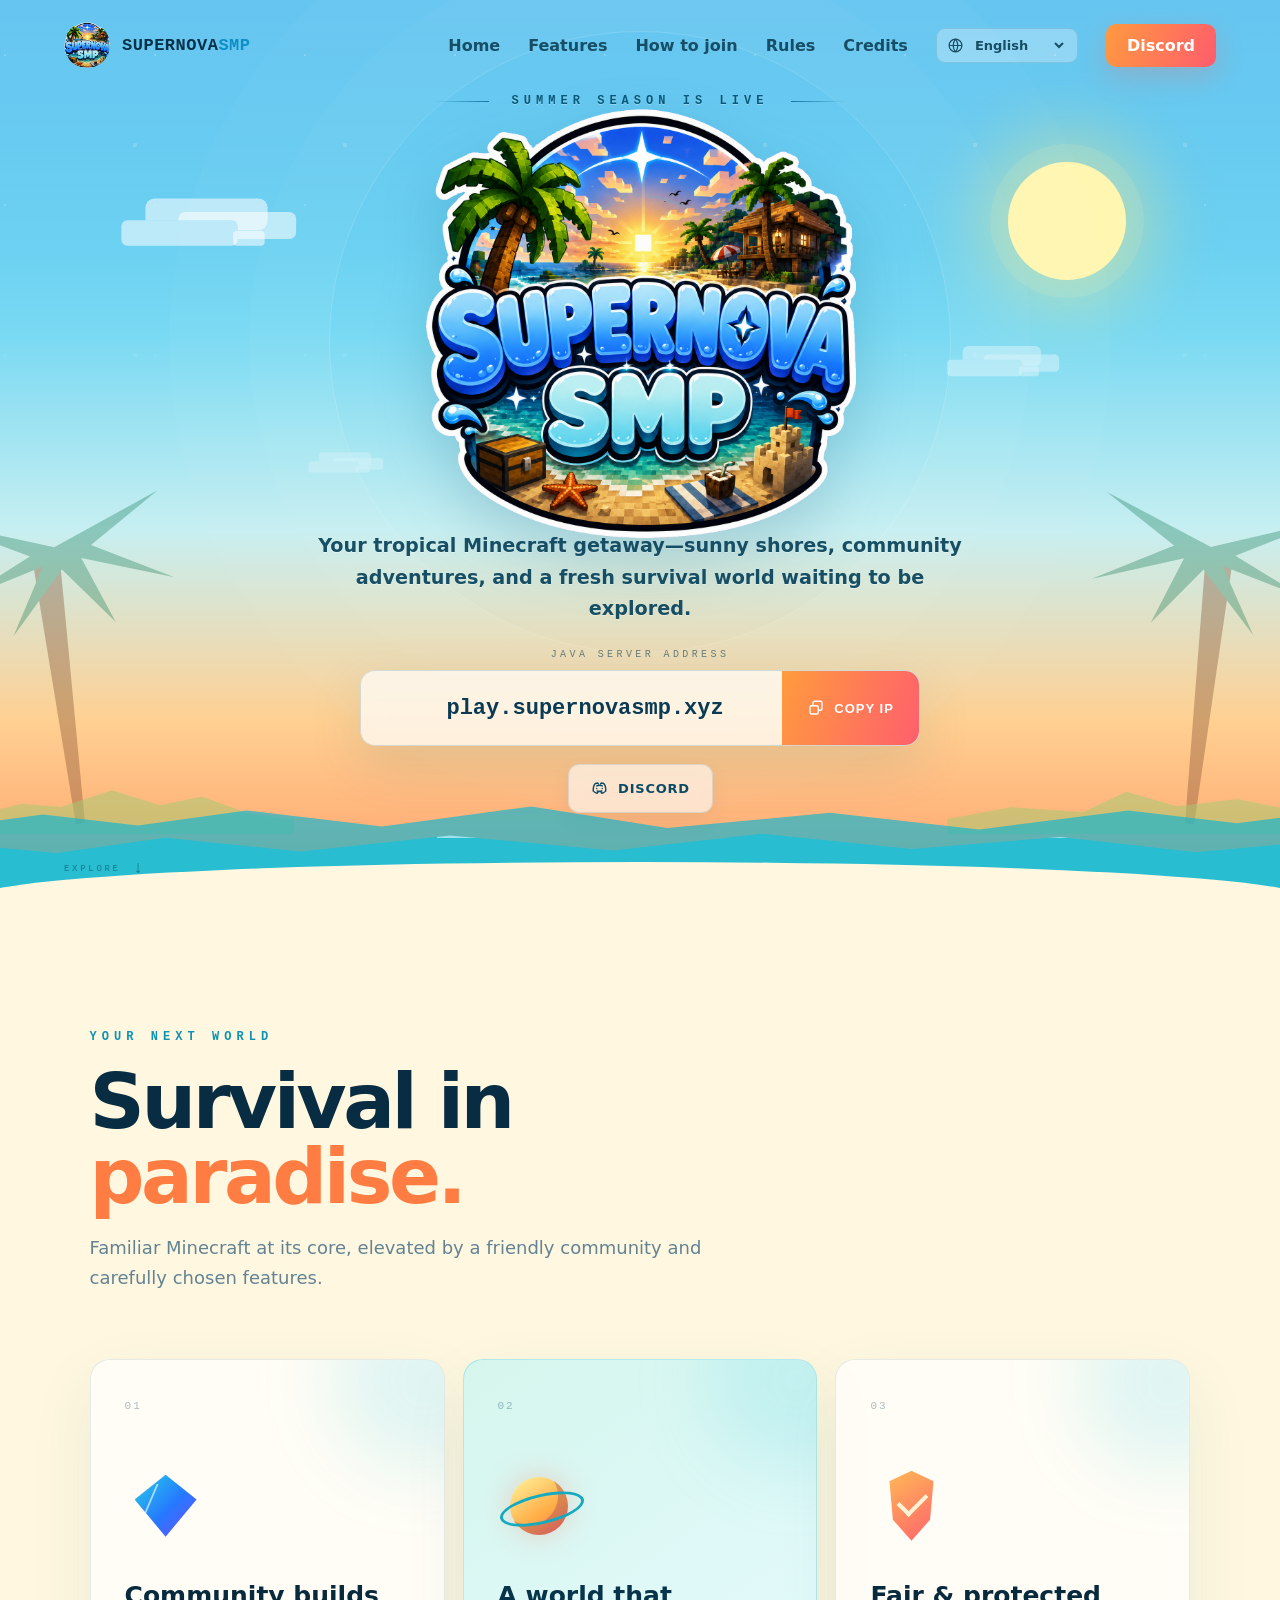
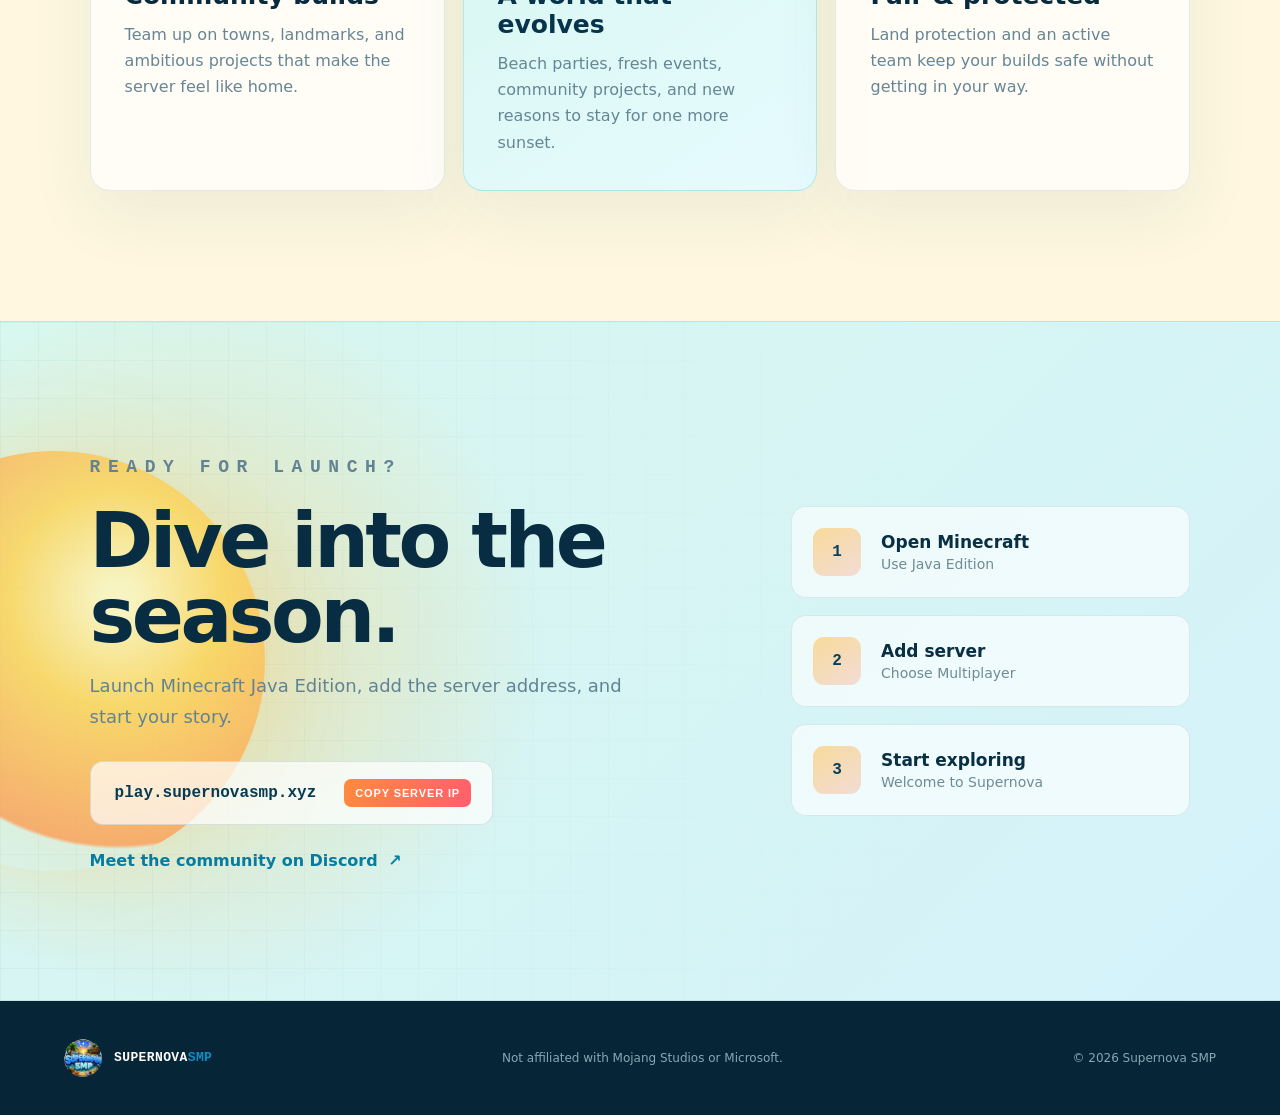
<file: index.html>
<!doctype html>
<html lang="en">
  <head>
    <meta charset="UTF-8" />
    <meta name="viewport" content="width=device-width, initial-scale=1.0" />
    <meta
      name="description"
      content="Supernova SMP — a community-first Minecraft survival server. Build your legacy beneath the stars."
    />
    <meta name="theme-color" content="#58ccf5" />
    <title>Supernova SMP — Minecraft Survival, Reimagined</title>
    <link rel="icon" href="supernova-mark.svg" type="image/svg+xml" />
    <link rel="stylesheet" href="styles.css" />
    <script src="script.js" defer></script>
  </head>
  <body data-page="home">
    <a class="skip-link" href="#main">Skip to content</a>

    <header class="site-header" data-header>
      <a class="brand" href="#home" aria-label="Supernova SMP home">
        <img src="supernova-logo.png" alt="" width="46" height="46" />
        <span>SUPERNOVA<span>SMP</span></span>
      </a>

      <button class="menu-button" type="button" aria-label="Open navigation" aria-expanded="false" data-menu-button>
        <span></span><span></span>
      </button>

      <nav class="site-nav" aria-label="Main navigation" data-i18n-aria-label="mainNavigation" data-nav>
        <a href="#home" data-i18n="navHome">Home</a>
        <a href="#features" data-i18n="navFeatures">Features</a>
        <a href="#join" data-i18n="navJoin">How to join</a>
        <a href="rules.html" data-i18n="navRules">Rules</a>
        <a href="credits.html" data-i18n="navCredits">Credits</a>
        <div class="language-picker">
          <svg viewBox="0 0 24 24" aria-hidden="true"><circle cx="12" cy="12" r="9"/><path d="M3 12h18M12 3a14 14 0 0 1 0 18M12 3a14 14 0 0 0 0 18"/></svg>
          <label class="visually-hidden" for="language-select" data-i18n="languageLabel">Language</label>
          <select id="language-select" data-language-select aria-label="Language">
            <option value="en">English</option>
            <option value="de">Deutsch</option>
            <option value="es">Español</option>
            <option value="fr">Français</option>
            <option value="pt">Português</option>
          </select>
        </div>
        <a class="nav-cta" href="#" data-link="discord" data-i18n="navDiscord">Discord</a>
      </nav>
    </header>

    <main id="main">
      <section class="hero" id="home" aria-labelledby="hero-title">
        <div class="sun" aria-hidden="true"></div>
        <div class="cloud cloud-one" aria-hidden="true"></div>
        <div class="cloud cloud-two" aria-hidden="true"></div>
        <div class="cloud cloud-three" aria-hidden="true"></div>
        <div class="palm palm-left" aria-hidden="true"><span></span></div>
        <div class="palm palm-right" aria-hidden="true"><span></span></div>

        <div class="hero-content">
          <p class="eyebrow"><span></span><b data-i18n="heroEyebrow">SUMMER SEASON IS LIVE</b><span></span></p>
          <h1 id="hero-title" class="visually-hidden">Supernova SMP</h1>
          <img class="hero-logo" src="supernova-logo.png" alt="Supernova SMP — a tropical Minecraft server" />
          <p class="hero-copy" data-i18n="heroCopy">
            Your tropical Minecraft getaway—sunny shores, community adventures,
            and a fresh survival world waiting to be explored.
          </p>

          <div class="server-wrap">
            <p class="server-label" data-i18n="serverLabel">JAVA SERVER ADDRESS</p>
            <button class="server-address" type="button" data-copy-ip aria-label="Copy server address" data-i18n-aria-label="copyServerIp">
              <span data-server-ip>supernovasmp.xyz</span>
              <span class="copy-action">
                <svg viewBox="0 0 24 24" aria-hidden="true"><path d="M8 8V5a2 2 0 0 1 2-2h8a2 2 0 0 1 2 2v8a2 2 0 0 1-2 2h-3M6 9h7a2 2 0 0 1 2 2v7a2 2 0 0 1-2 2H6a2 2 0 0 1-2-2v-7a2 2 0 0 1 2-2Z"/></svg>
                <span data-copy-label data-i18n="copyIp">Copy IP</span>
              </span>
            </button>
          </div>

          <div class="quick-links" aria-label="Server links">
            <a class="quick-link discord" href="#" data-link="discord">
              <svg viewBox="0 0 24 24" aria-hidden="true"><path d="M8.5 8.8c1-.5 2.2-.8 3.5-.8s2.5.3 3.5.8M9 15c1.7.8 4.3.8 6 0m-6.5-3h.01m6.98 0h.01M7 5.5c-2 1.5-3 4.5-3 9.5 1.5 1.7 3.2 2.7 5 3l1.2-1.7M17 5.5c2 1.5 3 4.5 3 9.5-1.5 1.7-3.2 2.7-5 3l-1.2-1.7M7 5.5A12 12 0 0 1 10 5l.5 1M17 5.5A12 12 0 0 0 14 5l-.5 1"/></svg>
              <span data-i18n="discord">Discord</span>
            </a>
          </div>
        </div>

        <div class="world-edge" aria-hidden="true">
          <div class="island island-left"></div>
          <div class="island island-right"></div>
          <div class="wave wave-one"></div>
          <div class="wave wave-two"></div>
          <div class="sand-edge"></div>
        </div>
        <a class="scroll-cue" href="#features"><b data-i18n="explore">EXPLORE</b> <span>↓</span></a>
      </section>

      <section class="feature-section section" id="features" aria-labelledby="features-title">
        <div class="section-heading reveal">
          <p class="kicker" data-i18n="featuresKicker">YOUR NEXT WORLD</p>
          <h2 id="features-title" data-i18n-html="featuresTitle">Survival in <em>paradise.</em></h2>
          <p data-i18n="featuresIntro">Familiar Minecraft at its core, elevated by a friendly community and carefully chosen features.</p>
        </div>

        <div class="feature-grid">
          <article class="feature-card reveal">
            <span class="feature-number">01</span>
            <div class="pixel-icon diamond" aria-hidden="true"></div>
            <h3 data-i18n="featureCommunityTitle">Community builds</h3>
            <p data-i18n="featureCommunityCopy">Team up on towns, landmarks, and ambitious projects that make the server feel like home.</p>
          </article>
          <article class="feature-card featured reveal">
            <span class="feature-number">02</span>
            <div class="pixel-icon planet" aria-hidden="true"></div>
            <h3 data-i18n="featureWorldTitle">A world that evolves</h3>
            <p data-i18n="featureWorldCopy">Beach parties, fresh events, community projects, and new reasons to stay for one more sunset.</p>
          </article>
          <article class="feature-card reveal">
            <span class="feature-number">03</span>
            <div class="pixel-icon shield" aria-hidden="true"></div>
            <h3 data-i18n="featureSafeTitle">Fair & protected</h3>
            <p data-i18n="featureSafeCopy">Land protection and an active team keep your builds safe without getting in your way.</p>
          </article>
        </div>
      </section>

      <section class="join-section section" id="join" aria-labelledby="join-title">
        <div class="join-orb" aria-hidden="true"></div>
        <div class="join-content reveal">
          <p class="kicker" data-i18n="joinKicker">READY FOR LAUNCH?</p>
          <h2 id="join-title" data-i18n="joinTitle">Dive into the season.</h2>
          <p data-i18n="joinCopy">Launch Minecraft Java Edition, add the server address, and start your story.</p>
          <button class="large-copy" type="button" data-copy-ip>
            <span data-server-ip>supernovasmp.xyz</span>
            <span data-copy-label data-i18n="copyServerIp">Copy server IP</span>
          </button>
          <a class="text-link" href="#" data-link="discord"><b data-i18n="meetDiscord">Meet the community on Discord</b> <span>↗</span></a>
        </div>

        <ol class="join-steps reveal">
          <li><span>1</span><div><strong data-i18n="stepOneTitle">Open Minecraft</strong><small data-i18n="stepOneCopy">Use Java Edition</small></div></li>
          <li><span>2</span><div><strong data-i18n="stepTwoTitle">Add server</strong><small data-i18n="stepTwoCopy">Choose Multiplayer</small></div></li>
          <li><span>3</span><div><strong data-i18n="stepThreeTitle">Start exploring</strong><small data-i18n="stepThreeCopy">Welcome to Supernova</small></div></li>
        </ol>
      </section>
    </main>

    <footer class="site-footer">
      <a class="brand footer-brand" href="#home">
        <img src="supernova-logo.png" alt="" width="38" height="38" />
        <span>SUPERNOVA<span>SMP</span></span>
      </a>
      <p data-i18n="disclaimer">Not affiliated with Mojang Studios or Microsoft.</p>
      <p>© <span data-year></span> Supernova SMP</p>
    </footer>

    <div class="toast" role="status" aria-live="polite" data-toast data-i18n="copiedToast">Server IP copied!</div>
  </body>
</html>
</file>
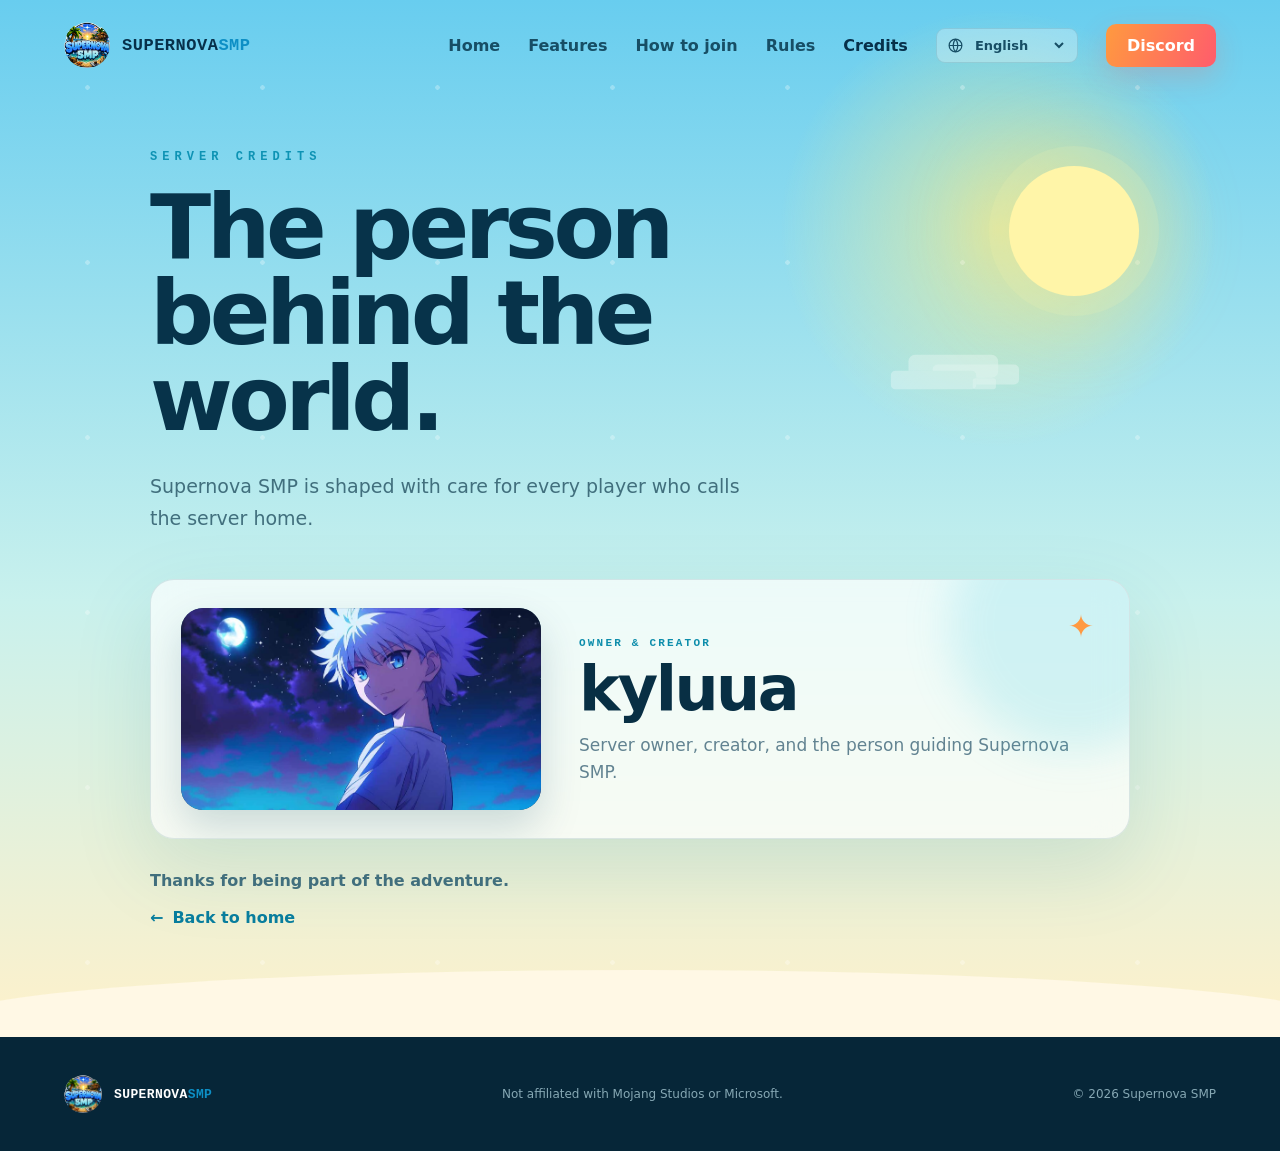
<file: credits.html>
<!doctype html>
<html lang="en">
  <head>
    <meta charset="UTF-8" />
    <meta name="viewport" content="width=device-width, initial-scale=1.0" />
    <meta name="description" content="Credits for the Supernova SMP Minecraft server." />
    <meta name="theme-color" content="#58ccf5" />
    <title>Credits — Supernova SMP</title>
    <link rel="icon" href="supernova-mark.svg" type="image/svg+xml" />
    <link rel="stylesheet" href="styles.css" />
    <script src="script.js" defer></script>
  </head>
  <body data-page="credits">
    <a class="skip-link" href="#main">Skip to content</a>

    <header class="site-header" data-header>
      <a class="brand" href="index.html" aria-label="Supernova SMP home">
        <img src="supernova-logo.png" alt="" width="46" height="46" />
        <span>SUPERNOVA<span>SMP</span></span>
      </a>

      <button class="menu-button" type="button" aria-label="Open navigation" aria-expanded="false" data-menu-button>
        <span></span><span></span>
      </button>

      <nav class="site-nav" aria-label="Main navigation" data-i18n-aria-label="mainNavigation" data-nav>
        <a href="index.html" data-i18n="navHome">Home</a>
        <a href="index.html#features" data-i18n="navFeatures">Features</a>
        <a href="index.html#join" data-i18n="navJoin">How to join</a>
        <a href="rules.html" data-i18n="navRules">Rules</a>
        <a class="active-link" href="credits.html" aria-current="page" data-i18n="navCredits">Credits</a>
        <div class="language-picker">
          <svg viewBox="0 0 24 24" aria-hidden="true"><circle cx="12" cy="12" r="9"/><path d="M3 12h18M12 3a14 14 0 0 1 0 18M12 3a14 14 0 0 0 0 18"/></svg>
          <label class="visually-hidden" for="language-select" data-i18n="languageLabel">Language</label>
          <select id="language-select" data-language-select aria-label="Language">
            <option value="en">English</option>
            <option value="de">Deutsch</option>
            <option value="es">Español</option>
            <option value="fr">Français</option>
            <option value="pt">Português</option>
          </select>
        </div>
        <a class="nav-cta" href="#" data-link="discord" data-i18n="navDiscord">Discord</a>
      </nav>
    </header>

    <main id="main" class="credits-main">
      <div class="credits-sun" aria-hidden="true"></div>
      <div class="cloud credits-cloud" aria-hidden="true"></div>
      <section class="credits-shell" aria-labelledby="credits-title">
        <div class="credits-heading reveal">
          <p class="kicker" data-i18n="creditsKicker">SERVER CREDITS</p>
          <h1 id="credits-title" data-i18n="creditsTitle">The person behind the world.</h1>
          <p data-i18n="creditsIntro">Supernova SMP is shaped with care for every player who calls the server home.</p>
        </div>

        <article class="owner-card reveal">
          <div class="owner-logo-wrap">
            <img src="kyluua-profile-v2.png?v=20260621" alt="kyluua" />
          </div>
          <div class="owner-details">
            <span class="owner-role" data-i18n="creditsRole">OWNER & CREATOR</span>
            <h2>kyluua</h2>
            <p data-i18n="creditsOwnerCopy">Server owner, creator, and the person guiding Supernova SMP.</p>
          </div>
          <span class="owner-sparkle" aria-hidden="true">✦</span>
        </article>

        <p class="credits-thanks reveal" data-i18n="creditsThanks">Thanks for being part of the adventure.</p>
        <a class="back-home reveal" href="index.html"><span>←</span> <b data-i18n="backHome">Back to home</b></a>
      </section>
    </main>

    <footer class="site-footer">
      <a class="brand footer-brand" href="index.html">
        <img src="supernova-logo.png" alt="" width="38" height="38" />
        <span>SUPERNOVA<span>SMP</span></span>
      </a>
      <p data-i18n="disclaimer">Not affiliated with Mojang Studios or Microsoft.</p>
      <p>© <span data-year></span> Supernova SMP</p>
    </footer>

    <div class="toast" role="status" aria-live="polite" data-toast data-i18n="copiedToast">Server IP copied!</div>
  </body>
</html>
</file>
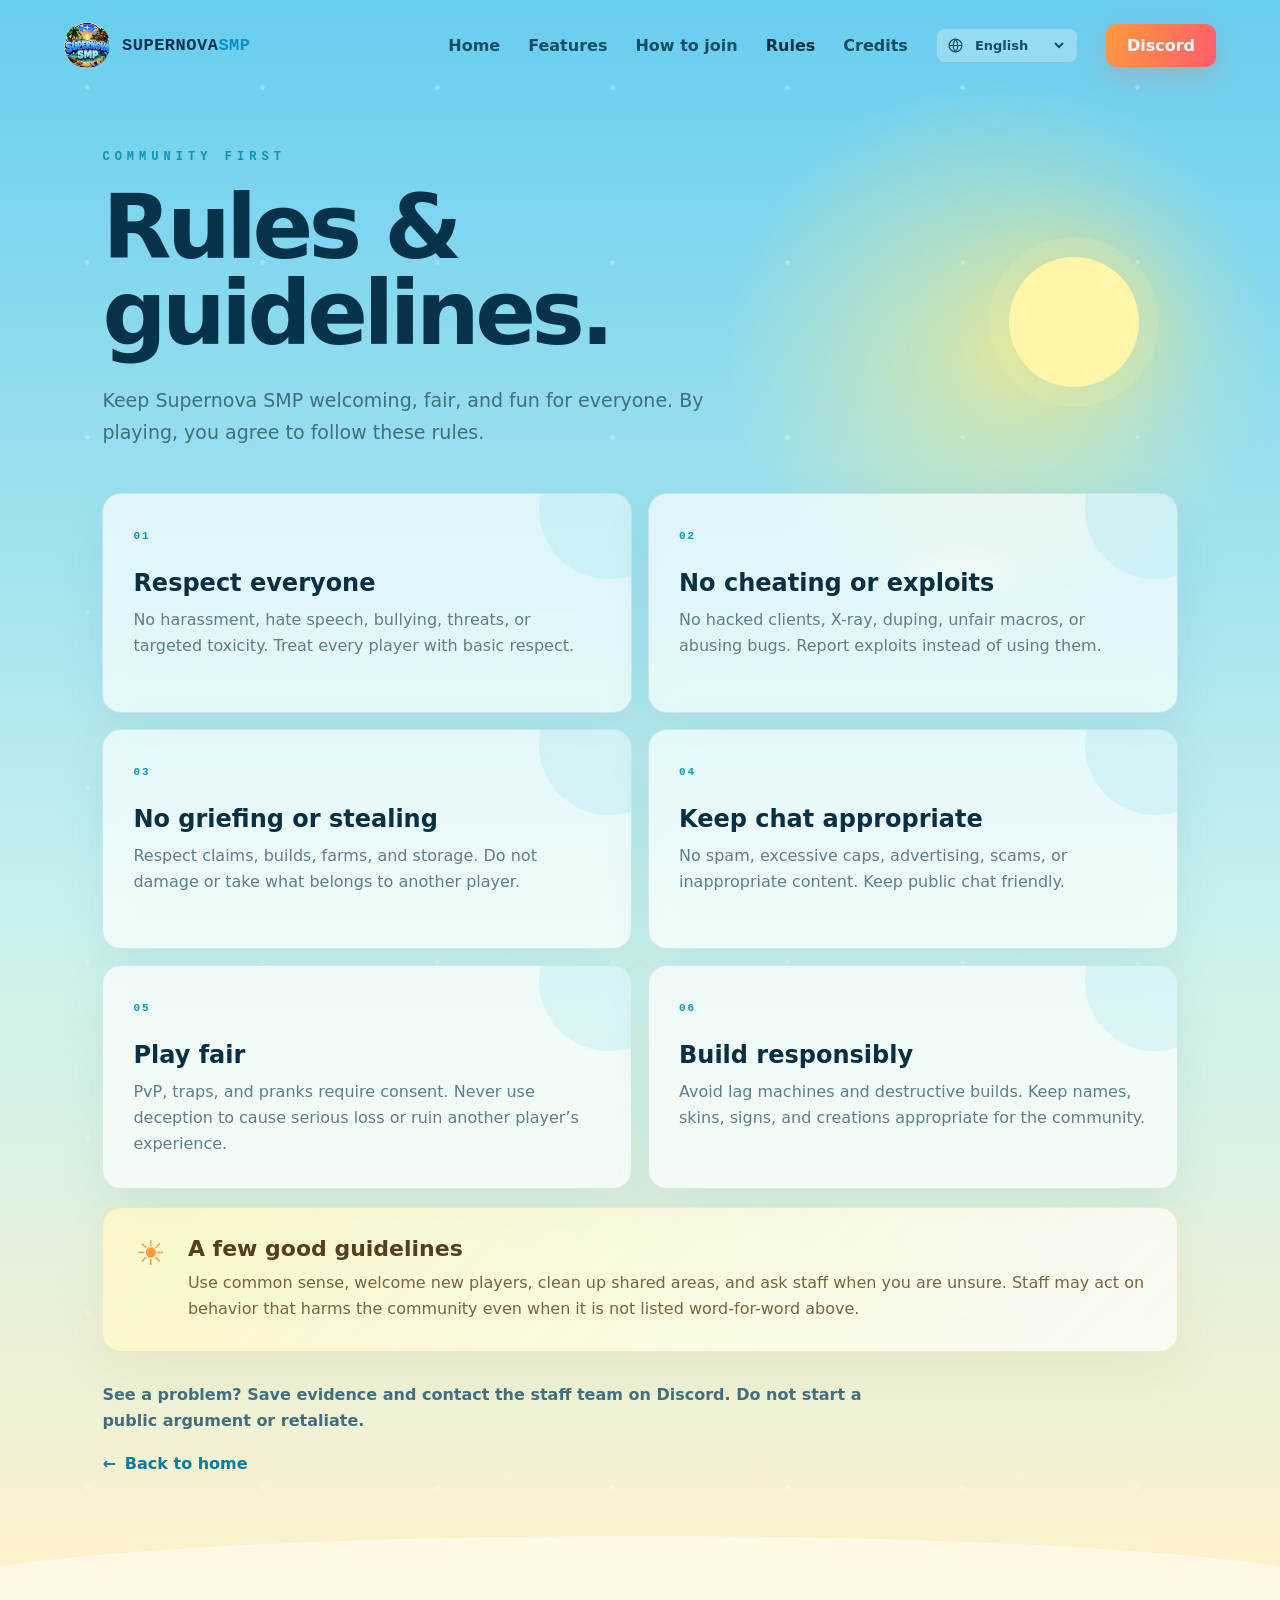
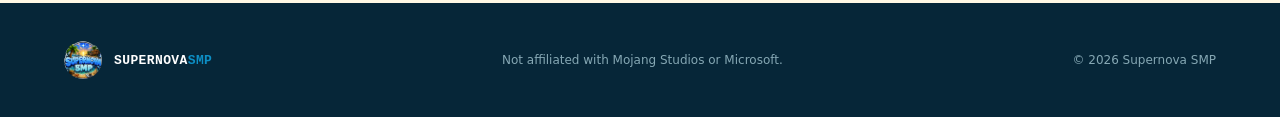
<file: rules.html>
<!doctype html>
<html lang="en">
  <head>
    <meta charset="UTF-8" />
    <meta name="viewport" content="width=device-width, initial-scale=1.0" />
    <meta name="description" content="Rules and community guidelines for Supernova SMP." />
    <meta name="theme-color" content="#58ccf5" />
    <title>Rules & Guidelines — Supernova SMP</title>
    <link rel="icon" href="supernova-mark.svg" type="image/svg+xml" />
    <link rel="stylesheet" href="styles.css" />
    <script src="script.js" defer></script>
  </head>
  <body data-page="rules">
    <a class="skip-link" href="#main">Skip to content</a>

    <header class="site-header" data-header>
      <a class="brand" href="index.html" aria-label="Supernova SMP home">
        <img src="supernova-logo.png" alt="" width="46" height="46" />
        <span>SUPERNOVA<span>SMP</span></span>
      </a>

      <button class="menu-button" type="button" aria-label="Open navigation" aria-expanded="false" data-menu-button>
        <span></span><span></span>
      </button>

      <nav class="site-nav" aria-label="Main navigation" data-i18n-aria-label="mainNavigation" data-nav>
        <a href="index.html" data-i18n="navHome">Home</a>
        <a href="index.html#features" data-i18n="navFeatures">Features</a>
        <a href="index.html#join" data-i18n="navJoin">How to join</a>
        <a class="active-link" href="rules.html" aria-current="page" data-i18n="navRules">Rules</a>
        <a href="credits.html" data-i18n="navCredits">Credits</a>
        <div class="language-picker">
          <svg viewBox="0 0 24 24" aria-hidden="true"><circle cx="12" cy="12" r="9"/><path d="M3 12h18M12 3a14 14 0 0 1 0 18M12 3a14 14 0 0 0 0 18"/></svg>
          <label class="visually-hidden" for="language-select" data-i18n="languageLabel">Language</label>
          <select id="language-select" data-language-select aria-label="Language">
            <option value="en">English</option>
            <option value="de">Deutsch</option>
            <option value="es">Español</option>
            <option value="fr">Français</option>
            <option value="pt">Português</option>
          </select>
        </div>
        <a class="nav-cta" href="#" data-link="discord" data-i18n="navDiscord">Discord</a>
      </nav>
    </header>

    <main id="main" class="credits-main rules-main">
      <div class="credits-sun" aria-hidden="true"></div>
      <div class="cloud credits-cloud" aria-hidden="true"></div>
      <section class="credits-shell rules-shell" aria-labelledby="rules-title">
        <div class="credits-heading rules-heading reveal">
          <p class="kicker" data-i18n="rulesKicker">COMMUNITY FIRST</p>
          <h1 id="rules-title" data-i18n="rulesTitle">Rules & guidelines.</h1>
          <p data-i18n="rulesIntro">Keep Supernova SMP welcoming, fair, and fun for everyone. By playing, you agree to follow these rules.</p>
        </div>

        <div class="rules-grid">
          <article class="rule-card reveal">
            <span class="rule-number">01</span>
            <h2 data-i18n="ruleRespectTitle">Respect everyone</h2>
            <p data-i18n="ruleRespectCopy">No harassment, hate speech, bullying, threats, or targeted toxicity. Treat every player with basic respect.</p>
          </article>
          <article class="rule-card reveal">
            <span class="rule-number">02</span>
            <h2 data-i18n="ruleCheatingTitle">No cheating or exploits</h2>
            <p data-i18n="ruleCheatingCopy">No hacked clients, X-ray, duping, unfair macros, or abusing bugs. Report exploits instead of using them.</p>
          </article>
          <article class="rule-card reveal">
            <span class="rule-number">03</span>
            <h2 data-i18n="ruleGriefingTitle">No griefing or stealing</h2>
            <p data-i18n="ruleGriefingCopy">Respect claims, builds, farms, and storage. Do not damage or take what belongs to another player.</p>
          </article>
          <article class="rule-card reveal">
            <span class="rule-number">04</span>
            <h2 data-i18n="ruleChatTitle">Keep chat appropriate</h2>
            <p data-i18n="ruleChatCopy">No spam, excessive caps, advertising, scams, or inappropriate content. Keep public chat friendly.</p>
          </article>
          <article class="rule-card reveal">
            <span class="rule-number">05</span>
            <h2 data-i18n="rulePvpTitle">Play fair</h2>
            <p data-i18n="rulePvpCopy">PvP, traps, and pranks require consent. Never use deception to cause serious loss or ruin another player’s experience.</p>
          </article>
          <article class="rule-card reveal">
            <span class="rule-number">06</span>
            <h2 data-i18n="ruleBuildingTitle">Build responsibly</h2>
            <p data-i18n="ruleBuildingCopy">Avoid lag machines and destructive builds. Keep names, skins, signs, and creations appropriate for the community.</p>
          </article>
        </div>

        <aside class="guidelines-card reveal">
          <span aria-hidden="true">☀</span>
          <div>
            <h2 data-i18n="guidelinesTitle">A few good guidelines</h2>
            <p data-i18n="guidelinesCopy">Use common sense, welcome new players, clean up shared areas, and ask staff when you are unsure. Staff may act on behavior that harms the community even when it is not listed word-for-word above.</p>
          </div>
        </aside>

        <p class="rules-report reveal" data-i18n="rulesReport">See a problem? Save evidence and contact the staff team on Discord. Do not start a public argument or retaliate.</p>
        <a class="back-home reveal" href="index.html"><span>←</span> <b data-i18n="backHome">Back to home</b></a>
      </section>
    </main>

    <footer class="site-footer">
      <a class="brand footer-brand" href="index.html">
        <img src="supernova-logo.png" alt="" width="38" height="38" />
        <span>SUPERNOVA<span>SMP</span></span>
      </a>
      <p data-i18n="disclaimer">Not affiliated with Mojang Studios or Microsoft.</p>
      <p>© <span data-year></span> Supernova SMP</p>
    </footer>

    <div class="toast" role="status" aria-live="polite" data-toast data-i18n="copiedToast">Server IP copied!</div>
  </body>
</html>
</file>
<file: styles.css>
:root {
  --ink: #070713;
  --ink-soft: #0d0d20;
  --cream: #fff0cf;
  --muted: #aaa8b8;
  --orange: #ff742d;
  --pink: #ff3f76;
  --violet: #8757ff;
  --cyan: #36d9ff;
  --border: rgba(255, 255, 255, 0.11);
}

* { box-sizing: border-box; }
html { scroll-behavior: smooth; }

body {
  margin: 0;
  background: var(--ink);
  color: #fff;
  font-family: "Outfit", system-ui, sans-serif;
  overflow-x: hidden;
}

a { color: inherit; text-decoration: none; }
button, a { -webkit-tap-highlight-color: transparent; }
button { font: inherit; }

.skip-link {
  position: fixed;
  z-index: 1000;
  top: 12px;
  left: 12px;
  padding: 10px 14px;
  color: var(--ink);
  background: var(--cream);
  border-radius: 8px;
  transform: translateY(-150%);
}
.skip-link:focus { transform: translateY(0); }

.site-header {
  position: fixed;
  z-index: 100;
  inset: 0 0 auto;
  display: flex;
  align-items: center;
  justify-content: space-between;
  height: 90px;
  padding: 0 clamp(24px, 5vw, 84px);
  transition: background .25s, border-color .25s, height .25s;
}

.site-header.scrolled {
  height: 72px;
  background: rgba(7, 7, 19, .82);
  border-bottom: 1px solid var(--border);
  backdrop-filter: blur(18px);
}

.brand {
  display: inline-flex;
  align-items: center;
  gap: 12px;
  font-family: "Space Mono", monospace;
  font-weight: 700;
  font-size: 17px;
  letter-spacing: .03em;
}

.brand img { border-radius: 11px; box-shadow: 0 0 30px rgba(255, 94, 78, .22); }
.brand > span > span { color: var(--orange); }

.site-nav { display: flex; align-items: center; gap: 40px; font-weight: 600; color: #c5c1c8; }
.site-nav a { transition: color .2s, transform .2s; }
.site-nav a:hover { color: #fff; transform: translateY(-1px); }
.site-nav .nav-cta {
  padding: 12px 21px;
  color: #fff;
  background: linear-gradient(110deg, var(--orange), var(--pink));
  border-radius: 10px;
  box-shadow: 0 10px 34px rgba(255, 63, 118, .25);
}

.menu-button { display: none; }

.hero {
  position: relative;
  isolation: isolate;
  min-height: 840px;
  height: 100svh;
  overflow: hidden;
  display: grid;
  place-items: center;
  padding: 100px 24px 155px;
  background:
    radial-gradient(circle at 50% 39%, rgba(255, 197, 96, .16) 0 2%, transparent 22%),
    radial-gradient(ellipse at 50% 77%, rgba(255, 42, 103, .38), transparent 45%),
    linear-gradient(180deg, #080817 0%, #0a0920 42%, #2a123d 69%, #df304d 91%, #ff782c 100%);
}

.hero::before {
  content: "";
  position: absolute;
  z-index: -2;
  inset: 0;
  opacity: .4;
  background-image:
    radial-gradient(circle, #fff 0 1px, transparent 1.5px),
    radial-gradient(circle, #9adfff 0 1px, transparent 1.5px);
  background-position: 0 0, 70px 110px;
  background-size: 180px 180px, 260px 260px;
  mask-image: linear-gradient(to bottom, #000 0 72%, transparent 95%);
}

.hero::after {
  content: "";
  position: absolute;
  z-index: -1;
  width: 720px;
  height: 720px;
  left: 50%;
  top: 48%;
  border-radius: 50%;
  transform: translate(-50%, -50%);
  border: 1px solid rgba(255,255,255,.05);
  box-shadow: inset 0 0 80px rgba(255, 117, 74, .07);
}

.nova-glow {
  position: absolute;
  z-index: -1;
  top: 28%;
  left: 50%;
  width: 180px;
  aspect-ratio: 1;
  transform: translate(-50%, -50%);
  border-radius: 50%;
  background: #fff5d1;
  opacity: .1;
  filter: blur(2px);
  box-shadow: 0 0 35px #fff, 0 0 120px 60px rgba(255, 88, 49, .5), 0 0 280px 150px rgba(172, 63, 255, .23);
  animation: pulse 5s ease-in-out infinite;
}

.orbit { position: absolute; z-index: -1; left: 50%; top: 43%; border: 1px solid rgba(255, 207, 161, .09); border-radius: 50%; transform: translate(-50%, -50%) rotate(-10deg); }
.orbit-one { width: min(88vw, 1050px); height: 330px; }
.orbit-two { width: min(70vw, 790px); height: 230px; transform: translate(-50%, -50%) rotate(14deg); }

@keyframes pulse { 50% { transform: translate(-50%, -50%) scale(1.12); opacity: .16; } }

.hero-content { position: relative; z-index: 3; width: min(100%, 1100px); text-align: center; margin-top: -10px; }
.eyebrow, .kicker {
  margin: 0 0 30px;
  color: #ff9d57;
  font-family: "Space Mono", monospace;
  font-size: 12px;
  font-weight: 700;
  letter-spacing: .42em;
}
.eyebrow { display: flex; align-items: center; justify-content: center; gap: 22px; }
.eyebrow span { width: 54px; height: 1px; background: linear-gradient(90deg, transparent, var(--orange)); }
.eyebrow span:last-child { transform: rotate(180deg); }

.hero h1 { margin: 0; line-height: .78; }
.hero h1 > span {
  display: block;
  color: var(--cream);
  font-family: Impact, Haettenschweiler, "Arial Narrow Bold", sans-serif;
  font-size: clamp(70px, 13.7vw, 210px);
  font-weight: 900;
  letter-spacing: -.035em;
  transform: scaleX(1.04);
  background: linear-gradient(180deg, #fff0c6 7%, #ffd28b 38%, #ff862e 62%, #ff3f68 88%);
  -webkit-background-clip: text;
  background-clip: text;
  -webkit-text-fill-color: transparent;
  filter: drop-shadow(0 18px 28px rgba(255, 74, 65, .25));
}
.hero h1 small {
  display: block;
  margin-top: 32px;
  color: rgba(255,255,255,.55);
  font-family: "Space Mono", monospace;
  font-size: 11px;
  letter-spacing: .62em;
}

.hero-copy { max-width: 680px; margin: 28px auto 36px; color: #d2ccd3; font-size: clamp(17px, 1.5vw, 21px); line-height: 1.65; }
.server-wrap { width: min(100%, 560px); margin: 0 auto; }
.server-label { margin: 0 0 10px; color: rgba(255,255,255,.4); font-family: "Space Mono", monospace; font-size: 10px; letter-spacing: .34em; }

.server-address {
  width: 100%;
  min-height: 76px;
  padding: 0 0 0 27px;
  display: grid;
  grid-template-columns: 1fr auto;
  align-items: center;
  overflow: hidden;
  border: 1px solid rgba(255,255,255,.14);
  border-radius: 15px;
  color: var(--cream);
  background: rgba(7,7,24,.58);
  box-shadow: 0 18px 60px rgba(10,0,23,.28);
  font-family: "Space Mono", monospace;
  font-weight: 700;
  font-size: clamp(16px, 2.2vw, 22px);
  cursor: pointer;
  backdrop-filter: blur(12px);
  transition: border-color .2s, transform .2s;
}
.server-address:hover { border-color: rgba(255,145,91,.65); transform: translateY(-2px); }
.copy-action {
  align-self: stretch;
  display: flex;
  align-items: center;
  gap: 9px;
  padding: 0 25px;
  color: #fff;
  background: linear-gradient(110deg, var(--orange), var(--pink));
  font-family: "Outfit", sans-serif;
  font-size: 13px;
  letter-spacing: .08em;
  text-transform: uppercase;
}
.copy-action svg { width: 18px; fill: none; stroke: currentColor; stroke-width: 1.8; }

.quick-links { display: flex; justify-content: center; flex-wrap: wrap; gap: 12px; margin-top: 18px; }
.quick-link {
  min-width: 145px;
  padding: 14px 20px;
  display: inline-flex;
  justify-content: center;
  align-items: center;
  gap: 9px;
  border: 1px solid var(--border);
  border-radius: 11px;
  background: rgba(10,10,33,.48);
  color: #e7e4ec;
  font-size: 13px;
  font-weight: 700;
  text-transform: uppercase;
  letter-spacing: .06em;
  backdrop-filter: blur(10px);
  transition: transform .2s, background .2s, border-color .2s;
}
.quick-link:hover { transform: translateY(-3px); background: rgba(255,255,255,.1); border-color: rgba(255,255,255,.25); }
.quick-link svg { width: 19px; height: 19px; fill: none; stroke: currentColor; stroke-width: 1.8; stroke-linecap: round; stroke-linejoin: round; }

.world-edge { position: absolute; z-index: 2; left: 0; right: 0; bottom: -2px; height: 120px; pointer-events: none; }
.terrain { position: absolute; inset: 0; }
.terrain-back { background: #13132b; clip-path: polygon(0 78%, 6% 43%, 10% 62%, 15% 18%, 21% 55%, 27% 9%, 33% 55%, 39% 22%, 45% 60%, 51% 12%, 58% 51%, 65% 25%, 72% 60%, 79% 14%, 86% 57%, 93% 30%, 100% 53%, 100% 100%, 0 100%); opacity: .72; }
.terrain-front { background: var(--ink); clip-path: polygon(0 67%, 5% 85%, 11% 41%, 17% 73%, 24% 30%, 30% 75%, 36% 46%, 42% 82%, 49% 40%, 55% 76%, 62% 33%, 69% 74%, 76% 46%, 83% 82%, 90% 39%, 96% 72%, 100% 56%, 100% 100%, 0 100%); }
.scroll-cue { position: absolute; z-index: 4; bottom: 22px; left: clamp(24px, 5vw, 84px); display: flex; align-items: center; gap: 12px; color: rgba(255,255,255,.48); font-family: "Space Mono", monospace; font-size: 9px; letter-spacing: .3em; }
.scroll-cue span { font-size: 17px; animation: bounce 1.8s infinite; }
@keyframes bounce { 50% { transform: translateY(5px); } }

.section { padding: 130px clamp(24px, 7vw, 120px); }
.feature-section { background: var(--ink); }
.section-heading { max-width: 760px; margin-bottom: 65px; }
.kicker { margin-bottom: 20px; }
.section h2 { margin: 0; font-size: clamp(45px, 6vw, 82px); letter-spacing: -.045em; line-height: .98; }
.section h2 em { color: var(--orange); font-style: normal; }
.section-heading > p:last-child, .join-content > p { color: var(--muted); font-size: 18px; line-height: 1.7; }
.section-heading > p:last-child { max-width: 630px; }

.feature-grid { display: grid; grid-template-columns: repeat(3, 1fr); gap: 18px; }
.feature-card {
  position: relative;
  min-height: 365px;
  padding: 34px;
  overflow: hidden;
  border: 1px solid var(--border);
  border-radius: 20px;
  background: linear-gradient(145deg, rgba(255,255,255,.055), rgba(255,255,255,.015));
}
.feature-card::after { content: ""; position: absolute; width: 180px; height: 180px; right: -70px; top: -70px; border-radius: 50%; background: rgba(255,100,53,.12); filter: blur(35px); }
.feature-card.featured { background: linear-gradient(145deg, #261747, #121225); border-color: rgba(146,91,255,.3); transform: translateY(-22px); }
.feature-number { color: rgba(255,255,255,.28); font-family: "Space Mono", monospace; font-size: 11px; letter-spacing: .18em; }
.pixel-icon { width: 82px; height: 82px; margin: 52px 0 34px; position: relative; }
.pixel-icon::before, .pixel-icon::after { content: ""; position: absolute; }
.diamond::before { inset: 10px; background: linear-gradient(135deg, var(--cyan), #2678ff 55%, #714dff); clip-path: polygon(50% 0, 100% 40%, 50% 100%, 0 40%); filter: drop-shadow(0 12px 20px rgba(54,217,255,.28)); }
.diamond::after { inset: 19px 25px 32px; border-left: 2px solid rgba(255,255,255,.6); transform: skew(-23deg); }
.planet::before { width: 58px; height: 58px; left: 12px; top: 12px; border-radius: 50%; background: linear-gradient(145deg, #ffe08d, var(--orange) 60%, var(--pink)); box-shadow: inset -10px -10px 0 rgba(111,31,97,.27), 0 0 30px rgba(255,86,61,.25); }
.planet::after { width: 80px; height: 24px; top: 29px; left: 1px; border: 3px solid #d78aff; border-radius: 50%; transform: rotate(-13deg); }
.shield::before { inset: 6px 12px; background: linear-gradient(145deg, #ffbd55, var(--pink)); clip-path: polygon(50% 0, 88% 15%, 82% 70%, 50% 100%, 18% 70%, 12% 15%); filter: drop-shadow(0 10px 18px rgba(255,63,118,.25)); }
.shield::after { width: 13px; height: 24px; border-right: 4px solid #fff3d6; border-bottom: 4px solid #fff3d6; transform: rotate(45deg); left: 34px; top: 22px; }
.feature-card h3 { margin: 0 0 12px; font-size: 25px; }
.feature-card p { margin: 0; color: var(--muted); line-height: 1.65; }

.join-section {
  position: relative;
  isolation: isolate;
  display: grid;
  grid-template-columns: 1.2fr .8fr;
  gap: clamp(50px, 8vw, 120px);
  align-items: center;
  min-height: 650px;
  overflow: hidden;
  background:
    radial-gradient(circle at 18% 50%, rgba(255, 88, 45, .18), transparent 32%),
    linear-gradient(135deg, #0c0b20, #11102b);
  border-top: 1px solid var(--border);
  border-bottom: 1px solid var(--border);
}
.join-section::before { content: ""; position: absolute; z-index: -2; inset: 0; background-image: linear-gradient(rgba(255,255,255,.022) 1px, transparent 1px), linear-gradient(90deg, rgba(255,255,255,.022) 1px, transparent 1px); background-size: 38px 38px; mask-image: linear-gradient(90deg, #000, transparent 75%); }
.join-orb { position: absolute; z-index: -1; width: 420px; height: 420px; left: -155px; top: 50%; transform: translateY(-50%); border-radius: 50%; background: radial-gradient(circle at 65% 35%, #ffe1a4 0 3%, #ff7a2f 17%, #e92c63 48%, #6d2d98 70%, transparent 71%); box-shadow: 0 0 100px rgba(255,53,81,.17); opacity: .55; }
.join-content { max-width: 670px; }
.join-content > p { max-width: 550px; }
.large-copy { display: flex; align-items: center; gap: 28px; margin-top: 28px; padding: 17px 21px 17px 24px; border: 1px solid rgba(255,255,255,.15); border-radius: 13px; background: rgba(7,7,19,.62); color: var(--cream); font-family: "Space Mono", monospace; font-size: 16px; font-weight: 700; cursor: pointer; }
.large-copy span:last-child { padding: 8px 11px; border-radius: 7px; color: #fff; background: linear-gradient(110deg, var(--orange), var(--pink)); font-family: "Outfit", sans-serif; font-size: 11px; letter-spacing: .08em; text-transform: uppercase; }
.text-link { display: inline-block; margin-top: 26px; color: #d9baff; font-weight: 700; }
.text-link span { margin-left: 5px; }
.join-steps { list-style: none; display: grid; gap: 17px; margin: 0; padding: 0; }
.join-steps li { display: flex; align-items: center; gap: 20px; padding: 21px; border: 1px solid var(--border); border-radius: 15px; background: rgba(255,255,255,.035); }
.join-steps li > span { flex: 0 0 48px; display: grid; place-items: center; aspect-ratio: 1; border-radius: 11px; color: var(--cream); background: linear-gradient(145deg, rgba(255,125,56,.3), rgba(255,63,118,.12)); font-family: "Space Mono", monospace; font-weight: 700; }
.join-steps strong, .join-steps small { display: block; }
.join-steps strong { margin-bottom: 4px; font-size: 17px; }
.join-steps small { color: var(--muted); font-size: 14px; }

.site-footer { display: flex; align-items: center; justify-content: space-between; gap: 30px; padding: 38px clamp(24px, 5vw, 84px); background: #060610; color: #716f7c; font-size: 12px; }
.footer-brand { color: #fff; font-size: 13px; }

.toast { position: fixed; z-index: 200; left: 50%; bottom: 28px; padding: 13px 19px; border: 1px solid rgba(255,255,255,.16); border-radius: 10px; background: #18172a; color: #fff; font-weight: 600; box-shadow: 0 16px 50px rgba(0,0,0,.4); transform: translate(-50%, 120px); opacity: 0; transition: transform .3s, opacity .3s; }
.toast.show { transform: translate(-50%, 0); opacity: 1; }

.reveal { opacity: 0; transform: translateY(24px); transition: opacity .7s ease, transform .7s ease; }
.reveal.visible { opacity: 1; transform: translateY(0); }

@media (max-width: 900px) {
  .site-header { height: 76px; padding-inline: 22px; }
  .menu-button { position: relative; z-index: 2; display: block; width: 42px; height: 42px; border: 1px solid var(--border); border-radius: 9px; background: rgba(255,255,255,.04); }
  .menu-button span { position: absolute; left: 11px; width: 18px; height: 2px; background: #fff; transition: transform .2s, top .2s; }
  .menu-button span:first-child { top: 15px; }
  .menu-button span:last-child { top: 24px; }
  .menu-button[aria-expanded="true"] span:first-child { top: 20px; transform: rotate(45deg); }
  .menu-button[aria-expanded="true"] span:last-child { top: 20px; transform: rotate(-45deg); }
  .site-nav { position: fixed; inset: 0; display: grid; place-content: center; gap: 28px; background: rgba(7,7,19,.97); font-size: 25px; text-align: center; transform: translateY(-100%); opacity: 0; transition: transform .3s, opacity .3s; }
  .site-nav.open { transform: translateY(0); opacity: 1; }
  .site-nav .nav-cta { font-size: 17px; }
  .hero { min-height: 790px; padding-bottom: 145px; }
  .feature-grid { grid-template-columns: 1fr; }
  .feature-card { min-height: 310px; }
  .feature-card.featured { transform: none; }
  .pixel-icon { margin: 38px 0 25px; }
  .join-section { grid-template-columns: 1fr; }
}

@media (max-width: 560px) {
  .brand { font-size: 14px; gap: 9px; }
  .brand img { width: 39px; height: 39px; }
  .hero { min-height: 760px; padding-inline: 17px; }
  .eyebrow { gap: 11px; font-size: 9px; letter-spacing: .28em; }
  .eyebrow span { width: 24px; }
  .hero h1 > span { font-size: clamp(52px, 18vw, 90px); }
  .hero h1 small { margin-top: 25px; font-size: 8px; letter-spacing: .45em; }
  .hero-copy { margin-top: 24px; font-size: 16px; }
  .server-address { min-height: 66px; padding-left: 15px; font-size: 14px; }
  .copy-action { padding: 0 15px; }
  .copy-action > span { display: none; }
  .quick-link { min-width: 0; flex: 1 1 30%; padding-inline: 10px; font-size: 11px; }
  .quick-link svg { width: 16px; }
  .scroll-cue { display: none; }
  .section { padding: 90px 20px; }
  .section-heading { margin-bottom: 40px; }
  .feature-card { padding: 27px; }
  .join-orb { opacity: .28; }
  .large-copy { width: 100%; justify-content: space-between; gap: 12px; font-size: 13px; padding-left: 15px; }
  .large-copy span:last-child { font-size: 9px; }
  .site-footer { flex-direction: column; text-align: center; }
}

@media (prefers-reduced-motion: reduce) {
  *, *::before, *::after { scroll-behavior: auto !important; animation-duration: .01ms !important; animation-iteration-count: 1 !important; transition-duration: .01ms !important; }
  .reveal { opacity: 1; transform: none; }
}

/* ─────────────────────────────────────────────
   SUMMER SEASON THEME
   These overrides turn the base layout into a
   bright, blocky Minecraft beach getaway.
   ───────────────────────────────────────────── */
:root {
  --ink: #07283b;
  --ink-soft: #0b3b54;
  --cream: #fff9d8;
  --muted: #628394;
  --orange: #ff8b3d;
  --pink: #ff5f6d;
  --violet: #178ed0;
  --cyan: #25cfe8;
  --border: rgba(7, 64, 88, .13);
  --sand: #f8dea3;
}

body { background: #fffaf0; color: #082a3d; }
.site-header { color: #07304a; }
.site-header.scrolled {
  background: rgba(245, 252, 249, .88);
  border-color: rgba(7, 64, 88, .1);
  box-shadow: 0 8px 30px rgba(3, 79, 106, .08);
}
.brand img {
  object-fit: cover;
  border-radius: 50%;
  mix-blend-mode: normal;
  box-shadow: none;
}
.brand > span > span { color: #0d8fc5; }
.site-nav { gap: 28px; color: #174e65; }
.site-nav a:hover { color: #052f46; }
.site-nav .nav-cta {
  color: #fff;
  background: linear-gradient(110deg, #ff9a3f, #ff5c6c);
  box-shadow: 0 10px 28px rgba(255, 102, 82, .24);
}
.language-picker {
  display: inline-flex;
  align-items: center;
  gap: 7px;
  padding: 8px 10px;
  border: 1px solid rgba(7, 64, 88, .13);
  border-radius: 9px;
  background: rgba(255,255,255,.28);
}
.language-picker svg {
  width: 17px;
  height: 17px;
  fill: none;
  stroke: currentColor;
  stroke-width: 1.7;
}
.language-picker select {
  max-width: 104px;
  border: 0;
  outline: 0;
  color: inherit;
  background: transparent;
  font: inherit;
  font-size: 13px;
  font-weight: 700;
  cursor: pointer;
}
.language-picker option { color: #082d42; background: #fff; }
.eyebrow b, .scroll-cue b, .text-link b { font: inherit; }

.hero {
  min-height: 900px;
  padding-top: 92px;
  padding-bottom: 175px;
  background:
    linear-gradient(180deg, rgba(255,255,255,.18), transparent 28%),
    linear-gradient(180deg, #45b9ed 0%, #79d9f3 37%, #c7eff1 59%, #ffd092 80%, #ff9d67 100%);
}
.hero::before {
  opacity: .22;
  background-image:
    radial-gradient(circle, #fff 0 2px, transparent 2.5px),
    radial-gradient(circle, #fff 0 1px, transparent 1.5px);
  background-position: 30px 40px, 80px 130px;
  background-size: 210px 210px, 150px 150px;
  mask-image: linear-gradient(to bottom, #000, transparent 66%);
}
.hero::after {
  width: 620px;
  height: 620px;
  top: 38%;
  border-color: rgba(255,255,255,.17);
  box-shadow: 0 0 0 80px rgba(255,255,255,.025), 0 0 0 160px rgba(255,255,255,.018);
}
.hero-content { margin-top: 2px; width: min(100%, 920px); }
.eyebrow { margin-bottom: 12px; color: #075a7c; text-shadow: 0 1px rgba(255,255,255,.3); }
.eyebrow span { background: linear-gradient(90deg, transparent, #137ca0); }
.hero-logo {
  display: block;
  width: clamp(310px, 41vw, 475px);
  max-height: 48vh;
  object-fit: contain;
  margin: -14px auto -18px;
  mix-blend-mode: normal;
  filter: drop-shadow(0 23px 28px rgba(4, 76, 105, .19));
}
.visually-hidden {
  position: absolute !important;
  width: 1px !important;
  height: 1px !important;
  padding: 0 !important;
  margin: -1px !important;
  overflow: hidden !important;
  clip: rect(0, 0, 0, 0) !important;
  white-space: nowrap !important;
  border: 0 !important;
}
.hero-copy {
  max-width: 650px;
  margin-top: 10px;
  margin-bottom: 24px;
  color: #174f65;
  font-weight: 600;
  text-shadow: 0 1px rgba(255,255,255,.35);
}
.server-label { color: rgba(7, 48, 73, .56); }
.server-address {
  color: #0a3b54;
  background: rgba(255,255,255,.7);
  border-color: rgba(7, 84, 112, .16);
  box-shadow: 0 18px 55px rgba(7, 99, 128, .12);
}
.server-address:hover { border-color: rgba(8, 139, 176, .5); }
.copy-action { background: linear-gradient(110deg, #ff9b3d, #ff5f6d); }
.quick-link {
  color: #0b4b66;
  background: rgba(255,255,255,.6);
  border-color: rgba(7, 86, 113, .12);
  box-shadow: 0 8px 20px rgba(0, 106, 137, .07);
}
.quick-link:hover { background: rgba(255,255,255,.85); border-color: rgba(7, 86, 113, .25); }

.sun {
  position: absolute;
  z-index: -1;
  top: 18%;
  right: 12%;
  width: 118px;
  aspect-ratio: 1;
  border-radius: 50%;
  background: #fff6b1;
  box-shadow: 0 0 0 18px rgba(255,246,177,.1), 0 0 65px 32px rgba(255,232,119,.38);
  animation: pulse 5s ease-in-out infinite;
}
.cloud {
  position: absolute;
  z-index: -1;
  width: 155px;
  height: 34px;
  border-radius: 8px;
  background: rgba(255,255,255,.55);
  box-shadow: 36px -25px 0 4px rgba(255,255,255,.55), 77px -10px 0 1px rgba(255,255,255,.55);
}
.cloud::after { content: ""; position: absolute; right: -36px; bottom: 0; width: 42px; height: 20px; border-radius: 5px; background: rgba(255,255,255,.55); }
.cloud-one { left: 8%; top: 24%; transform: scale(.75); }
.cloud-two { right: 17%; top: 39%; transform: scale(.48); opacity: .65; }
.cloud-three { left: 20%; top: 50%; transform: scale(.32); opacity: .42; }
.palm {
  position: absolute;
  z-index: 1;
  bottom: 75px;
  width: 230px;
  height: 340px;
  opacity: .34;
  transform-origin: bottom;
}
.palm::before {
  content: "";
  position: absolute;
  width: 34px;
  height: 265px;
  left: 105px;
  bottom: 0;
  background: #764326;
  clip-path: polygon(20% 0, 100% 0, 65% 100%, 38% 100%);
}
.palm::after {
  content: "";
  position: absolute;
  width: 230px;
  height: 145px;
  left: 20px;
  top: 0;
  background: #187c57;
  clip-path: polygon(50% 43%, 2% 15%, 39% 47%, 7% 70%, 44% 55%, 27% 100%, 52% 59%, 72% 100%, 61% 53%, 100% 75%, 66% 45%, 98% 14%);
}
.palm-left { left: -42px; transform: rotate(-8deg); }
.palm-right { right: -32px; transform: scaleX(-1) rotate(-7deg); }

.world-edge { height: 155px; }
.island { position: absolute; z-index: 1; bottom: 68px; height: 48px; background: #a8c871; opacity: .55; }
.island-left { left: -2%; width: 25%; clip-path: polygon(0 60%, 15% 37%, 27% 44%, 43% 9%, 58% 40%, 71% 22%, 86% 58%, 100% 70%, 100% 100%, 0 100%); }
.island-right { right: -2%; width: 28%; clip-path: polygon(0 69%, 18% 44%, 38% 54%, 50% 12%, 64% 42%, 81% 27%, 100% 56%, 100% 100%, 0 100%); }
.wave { position: absolute; left: -3%; width: 106%; height: 80px; border-radius: 50% 50% 0 0; }
.wave-one { z-index: 2; bottom: 34px; background: rgba(21, 181, 207, .68); clip-path: polygon(0 47%, 6% 33%, 13% 47%, 21% 28%, 31% 48%, 42% 23%, 52% 50%, 64% 31%, 75% 52%, 86% 28%, 94% 44%, 100% 31%, 100% 100%, 0 100%); }
.wave-two { z-index: 3; bottom: 9px; background: #28bdd1; clip-path: polygon(0 39%, 7% 50%, 15% 31%, 25% 48%, 36% 28%, 48% 47%, 59% 26%, 70% 45%, 81% 30%, 91% 49%, 100% 35%, 100% 100%, 0 100%); }
.wave-two::before { content: ""; position: absolute; inset: 20px 0 auto; height: 5px; background: repeating-linear-gradient(90deg, transparent 0 5%, rgba(255,255,255,.55) 5% 9%, transparent 9% 15%); }
.sand-edge { position: absolute; z-index: 4; left: -2%; right: -2%; bottom: -32px; height: 72px; border-radius: 50% 50% 0 0; background: #fff7df; }
.scroll-cue { color: rgba(7, 65, 89, .55); }

.feature-section { background: #fff7df; }
.kicker { color: #0e93b4; }
.section h2 { color: #082d42; }
.section h2 em { color: #ff7d43; }
.section-heading > p:last-child, .join-content > p { color: var(--muted); }
.feature-card {
  border-color: rgba(7, 74, 96, .1);
  background: rgba(255,255,255,.7);
  box-shadow: 0 24px 65px rgba(26, 106, 119, .08);
}
.feature-card::after { background: rgba(51, 201, 218, .15); }
.feature-card.featured {
  color: #07344b;
  background: linear-gradient(145deg, #d5f6ed, #e6fbff);
  border-color: rgba(19, 174, 190, .22);
}
.feature-number { color: rgba(7, 67, 91, .34); }
.feature-card p { color: #668695; }
.planet::before { background: linear-gradient(145deg, #fff6a0, #ffad46 60%, #ff6d62); }
.planet::after { border-color: #16aac1; }

.join-section {
  background:
    radial-gradient(circle at 15% 48%, rgba(255, 194, 76, .38), transparent 31%),
    linear-gradient(135deg, #d8f7ee, #d4f2fa);
  border-color: rgba(7, 69, 93, .1);
}
.join-section::before { background-image: linear-gradient(rgba(7,81,101,.035) 1px, transparent 1px), linear-gradient(90deg, rgba(7,81,101,.035) 1px, transparent 1px); }
.join-orb { background: radial-gradient(circle at 65% 35%, #fff9c2 0 4%, #ffd34e 28%, #ff984b 64%, transparent 65%); box-shadow: 0 0 100px rgba(255, 178, 53, .25); opacity: .75; }
.large-copy { color: #073a52; background: rgba(255,255,255,.7); border-color: rgba(7, 69, 93, .13); }
.text-link { color: #087c9f; }
.join-steps li { color: #092f43; background: rgba(255,255,255,.62); border-color: rgba(7, 69, 93, .1); }
.join-steps li > span { color: #07415c; background: linear-gradient(145deg, rgba(255,191,73,.55), rgba(255,111,84,.22)); }
.join-steps small { color: #6e8b96; }
.site-footer { background: #062638; color: #86a8b4; }
.footer-brand { color: #fff; }
.footer-brand img { mix-blend-mode: normal; }
.toast { background: #07364e; }

@media (max-width: 900px) {
  .site-nav { color: #fff; background: rgba(5, 44, 64, .97); }
  .site-nav a:hover { color: #fff; }
  .menu-button { background: rgba(255,255,255,.32); border-color: rgba(7, 64, 88, .15); }
  .menu-button span { background: #07334a; }
  .site-header:has(.site-nav.open) .menu-button span { background: #fff; }
  .language-picker { justify-self: center; background: rgba(255,255,255,.08); border-color: rgba(255,255,255,.16); }
  .language-picker select { max-width: 130px; }
  .hero { min-height: 830px; }
  .palm { opacity: .2; }
}

@media (max-width: 560px) {
  .hero { min-height: 800px; padding-top: 82px; padding-bottom: 145px; }
  .hero-logo { width: min(90vw, 350px); margin-top: -10px; margin-bottom: -12px; }
  .hero-copy { margin-top: 7px; }
  .sun { width: 78px; top: 16%; right: 7%; }
  .cloud-one { left: -11%; top: 28%; transform: scale(.45); }
  .palm { width: 160px; height: 240px; bottom: 78px; }
  .palm::before { left: 75px; width: 25px; height: 185px; }
  .palm::after { width: 165px; height: 105px; }
  .palm-left { left: -75px; }
  .palm-right { right: -70px; }
}

/* Credits page */
.site-nav .active-link { color: #07304a; }
.credits-main {
  position: relative;
  isolation: isolate;
  min-height: calc(100svh - 112px);
  overflow: hidden;
  padding: 150px clamp(24px, 8vw, 130px) 110px;
  background:
    radial-gradient(circle at 78% 22%, rgba(255, 238, 135, .62), transparent 17%),
    linear-gradient(180deg, #68cdef 0%, #c9f1ed 58%, #fff1ca 100%);
}
.credits-main::before {
  content: "";
  position: absolute;
  z-index: -2;
  inset: 0;
  opacity: .28;
  background-image: radial-gradient(circle, #fff 0 2px, transparent 2.5px);
  background-size: 175px 175px;
}
.credits-main::after {
  content: "";
  position: absolute;
  z-index: -1;
  left: -5%;
  right: -5%;
  bottom: -38px;
  height: 105px;
  border-radius: 50% 50% 0 0;
  background: #fff8e5;
}
.credits-sun {
  position: absolute;
  z-index: -1;
  right: 11%;
  top: 16%;
  width: 130px;
  aspect-ratio: 1;
  border-radius: 50%;
  background: #fff5a8;
  box-shadow: 0 0 0 20px rgba(255,245,168,.13), 0 0 70px 34px rgba(255,224,105,.28);
}
.credits-cloud { right: 21%; top: 35%; transform: scale(.55); opacity: .55; }
.credits-shell { width: min(100%, 980px); margin: 0 auto; }
.credits-heading { max-width: 760px; }
.credits-heading h1 {
  margin: 0;
  max-width: 760px;
  color: #07334a;
  font-size: clamp(52px, 7vw, 94px);
  line-height: .96;
  letter-spacing: -.05em;
}
.credits-heading > p:last-child {
  max-width: 620px;
  margin: 28px 0 44px;
  color: #416f7d;
  font-size: 19px;
  line-height: 1.7;
}
.owner-card {
  position: relative;
  display: grid;
  grid-template-columns: minmax(260px, 360px) 1fr;
  align-items: center;
  gap: 38px;
  min-height: 250px;
  padding: 28px 48px 28px 30px;
  overflow: hidden;
  border: 1px solid rgba(6, 78, 102, .12);
  border-radius: 24px;
  background: rgba(255,255,255,.68);
  box-shadow: 0 28px 80px rgba(15, 108, 126, .13);
  backdrop-filter: blur(16px);
}
.owner-card::after {
  content: "";
  position: absolute;
  right: -70px;
  top: -80px;
  width: 250px;
  height: 250px;
  border-radius: 50%;
  background: rgba(41, 197, 219, .16);
  filter: blur(22px);
}
.owner-logo-wrap {
  display: grid;
  place-items: center;
  aspect-ratio: 16 / 9;
  overflow: hidden;
  border-radius: 22px;
  background: linear-gradient(145deg, #0e4661, #06293e);
  box-shadow: inset 0 0 0 1px rgba(255,255,255,.08), 0 18px 42px rgba(3, 66, 91, .18);
}
.owner-logo-wrap img {
  width: 100%;
  height: 100%;
  object-fit: cover;
  object-position: center;
  border-radius: 20px;
  mix-blend-mode: normal;
}
.owner-role {
  color: #0d8dab;
  font-family: "Space Mono", monospace;
  font-size: 11px;
  font-weight: 700;
  letter-spacing: .2em;
}
.owner-details h2 {
  margin: 8px 0 12px;
  color: #082f44;
  font-size: clamp(38px, 5vw, 62px);
  line-height: 1;
  letter-spacing: -.04em;
}
.owner-details p { margin: 0; color: #628391; font-size: 17px; line-height: 1.6; }
.owner-sparkle { position: absolute; z-index: 2; right: 35px; top: 28px; color: #ff9a42; font-size: 31px; }
.credits-thanks { margin: 32px 0 18px; color: #416f7d; font-weight: 600; }
.back-home { display: inline-flex; align-items: center; gap: 9px; color: #087d9d; font-weight: 700; }
.back-home span { transition: transform .2s; }
.back-home:hover span { transform: translateX(-4px); }
.back-home b { font: inherit; }

@media (max-width: 900px) {
  .site-nav .active-link { color: #fff; }
  .credits-main { padding-top: 125px; }
}

@media (max-width: 620px) {
  .credits-main { padding: 115px 20px 90px; }
  .credits-sun { width: 80px; right: 6%; top: 13%; }
  .credits-heading > p:last-child { margin-bottom: 30px; font-size: 17px; }
  .owner-card { grid-template-columns: 1fr; gap: 22px; padding: 24px; }
  .owner-logo-wrap { width: 100%; max-width: 360px; }
  .owner-sparkle { right: 23px; top: 20px; }
}

/* Rules & guidelines page */
.rules-main { padding-bottom: 130px; }
.rules-shell { width: min(100%, 1080px); }
.rules-heading { max-width: 850px; }
.rules-heading h1 { max-width: 850px; }
.rules-grid {
  display: grid;
  grid-template-columns: repeat(2, 1fr);
  gap: 16px;
}
.rule-card {
  position: relative;
  min-height: 220px;
  padding: 30px;
  overflow: hidden;
  border: 1px solid rgba(6, 78, 102, .11);
  border-radius: 19px;
  background: rgba(255,255,255,.67);
  box-shadow: 0 18px 50px rgba(15, 108, 126, .08);
  backdrop-filter: blur(12px);
}
.rule-card::after {
  content: "";
  position: absolute;
  right: -48px;
  top: -55px;
  width: 140px;
  height: 140px;
  border-radius: 50%;
  background: rgba(42, 198, 219, .11);
}
.rule-number {
  color: #1594af;
  font-family: "Space Mono", monospace;
  font-size: 11px;
  font-weight: 700;
  letter-spacing: .18em;
}
.rule-card h2 {
  margin: 26px 0 10px;
  color: #082f44;
  font-size: 24px;
}
.rule-card p {
  margin: 0;
  color: #5e7e8c;
  line-height: 1.65;
}
.guidelines-card {
  display: grid;
  grid-template-columns: auto 1fr;
  gap: 22px;
  align-items: start;
  margin-top: 18px;
  padding: 28px 32px;
  border: 1px solid rgba(242, 155, 50, .2);
  border-radius: 19px;
  background: linear-gradient(135deg, rgba(255,248,197,.82), rgba(255,255,255,.7));
  box-shadow: 0 18px 50px rgba(172, 119, 28, .08);
}
.guidelines-card > span { color: #ff9b3d; font-size: 34px; line-height: 1; }
.guidelines-card h2 { margin: 0 0 9px; color: #563e20; font-size: 22px; }
.guidelines-card p { margin: 0; color: #776443; line-height: 1.65; }
.rules-report {
  max-width: 780px;
  margin: 30px 0 20px;
  color: #416f7d;
  font-weight: 600;
  line-height: 1.65;
}

@media (max-width: 720px) {
  .rules-grid { grid-template-columns: 1fr; }
  .rule-card { min-height: 0; }
}

@media (max-width: 520px) {
  .rule-card { padding: 25px; }
  .guidelines-card { grid-template-columns: 1fr; padding: 25px; }
}
</file>
